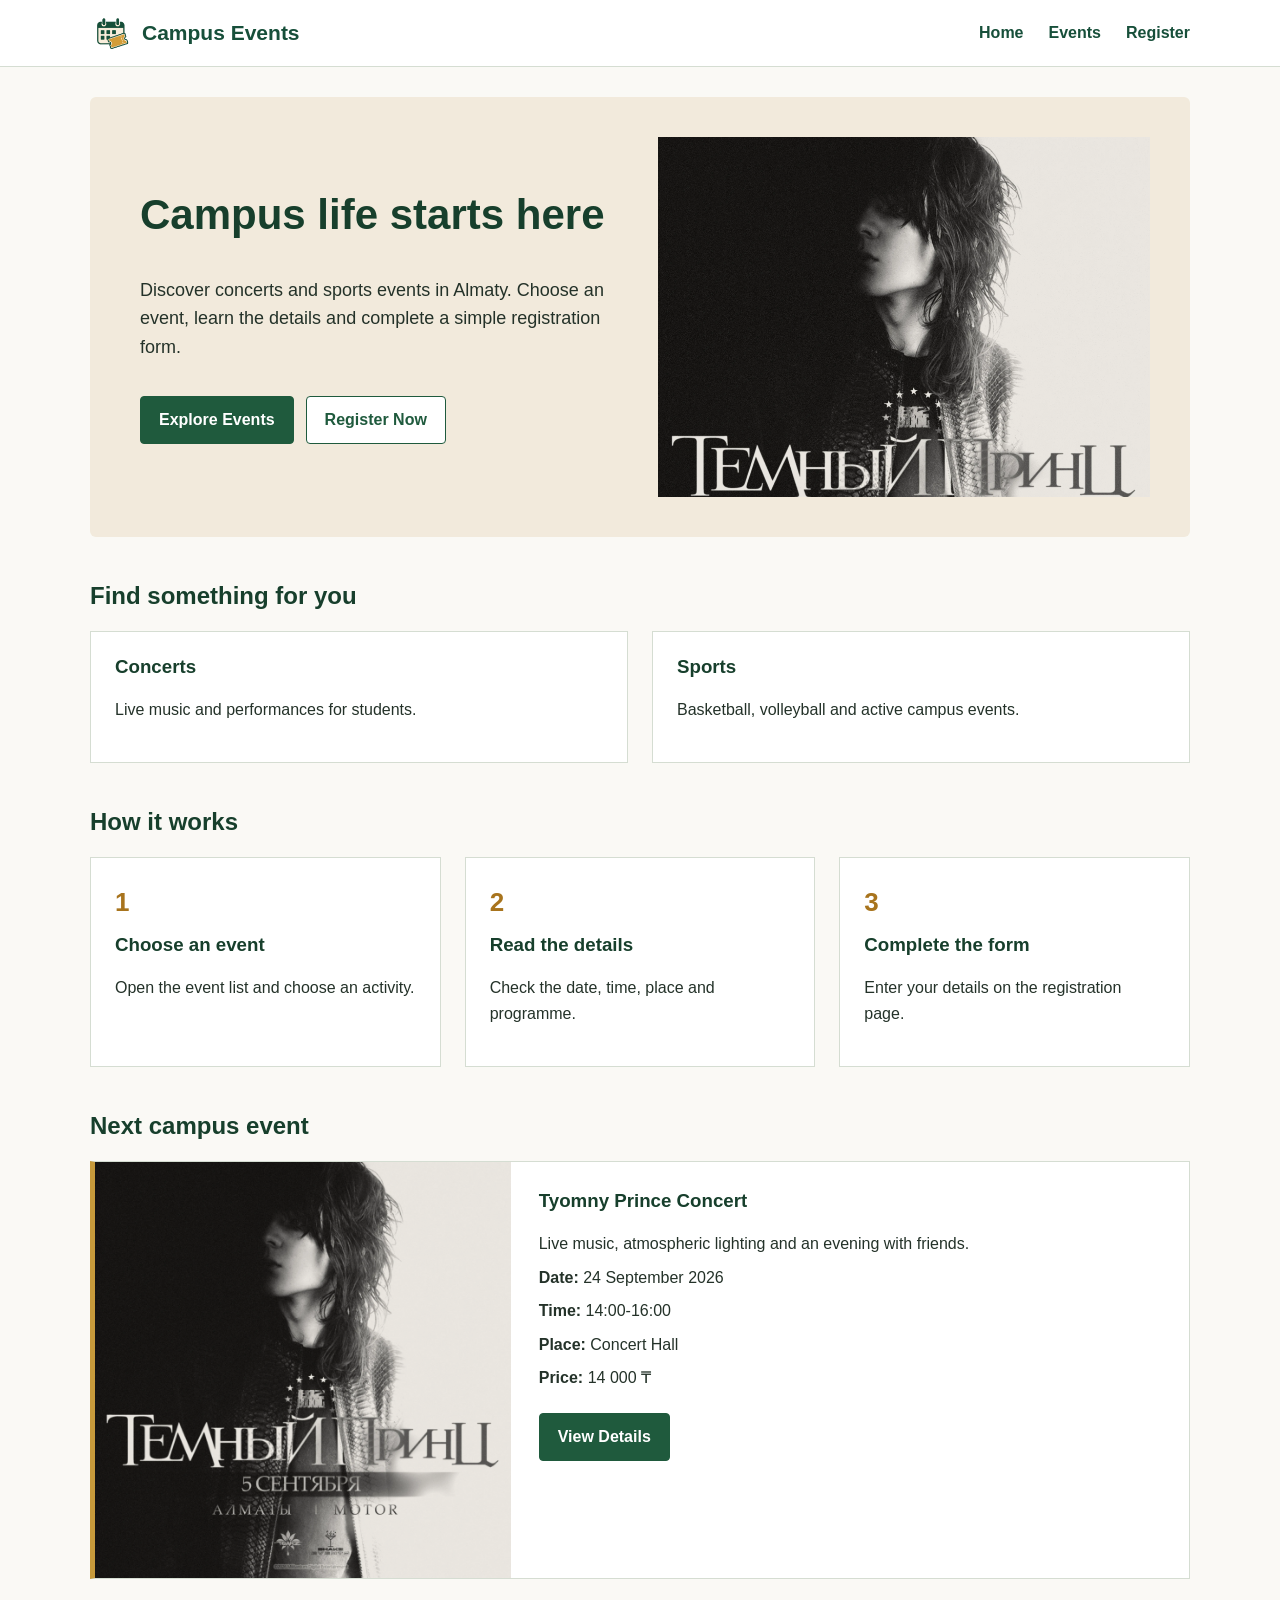
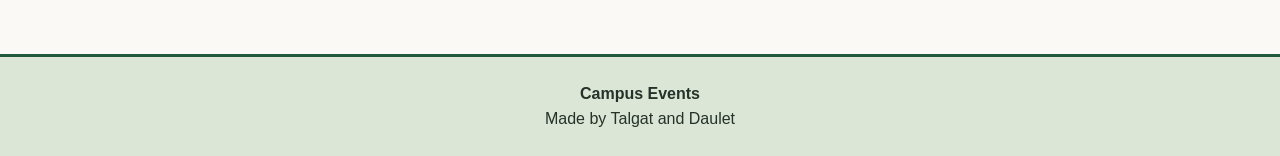
<file: index.html>
<!DOCTYPE html>
<html lang="en">
    <head>
        <meta charset="UTF-8">
        <meta name="viewport" content="width=device-width, initial-scale=1.0">
        <title>Campus Events | Home</title>
        <link rel="icon" type="image/png" href="assets/images/logo.png">
        <link rel="stylesheet" href="css/style.css">
    </head>

    <body class="home-page">
        <!-- Task 1 -->
        <header>
            <div class="header-content">
                <a class="site-logo" href="index.html">
                    <img class="logo-icon" src="assets/images/logo.png" alt="Campus Events logo">
                    <span>Campus Events</span>
                </a>

                <nav class="main-nav">
                    <a href="index.html">Home</a>
                    <a href="events.html">Events</a>
                    <a href="register.html">Register</a>
                </nav>
            </div>
        </header>

        <main class="page-main">
            <section class="hero home-hero">
                <div class="hero-text">
                    <h1>Campus life starts here</h1>

                    <p>Discover concerts and sports events in Almaty. Choose an event, learn the details and complete a simple registration form.</p>
                    <div class="hero-buttons">
                        <a class="event-button" href="events.html">Explore Events</a>
                        <a class="secondary-button" href="register.html">Register Now</a>
                    </div>
                </div>
                <img class="hero-image" src="assets/images/tyomny-prince.webp" alt="Tyomny Prince concert poster">
            </section>

            <section>
                <h2>Find something for you</h2>
                <!-- Task 1 -->
                <div class="category-list">
                    <article class="category-card">
                        <h3>Concerts</h3>

                        <p>Live music and performances for students.</p>
                    </article>
                    <article class="category-card">
                        <h3>Sports</h3>

                        <p>Basketball, volleyball and active campus events.</p>
                    </article>
                </div>
            </section>

            <section>
                <h2>How it works</h2>
                <!-- Task 1 -->
                <div class="steps">
                    <article class="step">
                        <span class="step-number">1</span>
                        <h3>Choose an event</h3>

                        <p>Open the event list and choose an activity.</p>
                    </article>
                    <article class="step">
                        <span class="step-number">2</span>
                        <h3>Read the details</h3>

                        <p>Check the date, time, place and programme.</p>
                    </article>
                    <article class="step">
                        <span class="step-number">3</span>
                        <h3>Complete the form</h3>

                        <p>Enter your details on the registration page.</p>
                    </article>
                </div>
            </section>

            <section>
                <h2>Next campus event</h2>
                <article class="featured-event">
                    <img src="assets/images/tyomny-prince.webp" alt="Tyomny Prince concert poster">
                    <div class="featured-text">
                        <h3>Tyomny Prince Concert</h3>

                        <p>Live music, atmospheric lighting and an evening with friends.</p>

                        <p><strong>Date:</strong> 24 September 2026</p>
                        <p><strong>Time:</strong> 14:00-16:00</p>
                        <p><strong>Place:</strong> Concert Hall</p>
                        <p><strong>Price:</strong> 14 000 ₸</p>

                        <a class="event-button" href="event-details.html#tyomny-prince-concert">View Details</a>
                    </div>
                </article>
            </section>
        </main>

        <footer>
            <p><strong>Campus Events</strong></p>
            <p>Made by Talgat and Daulet</p>
        </footer>
    </body>
</html>
</file>
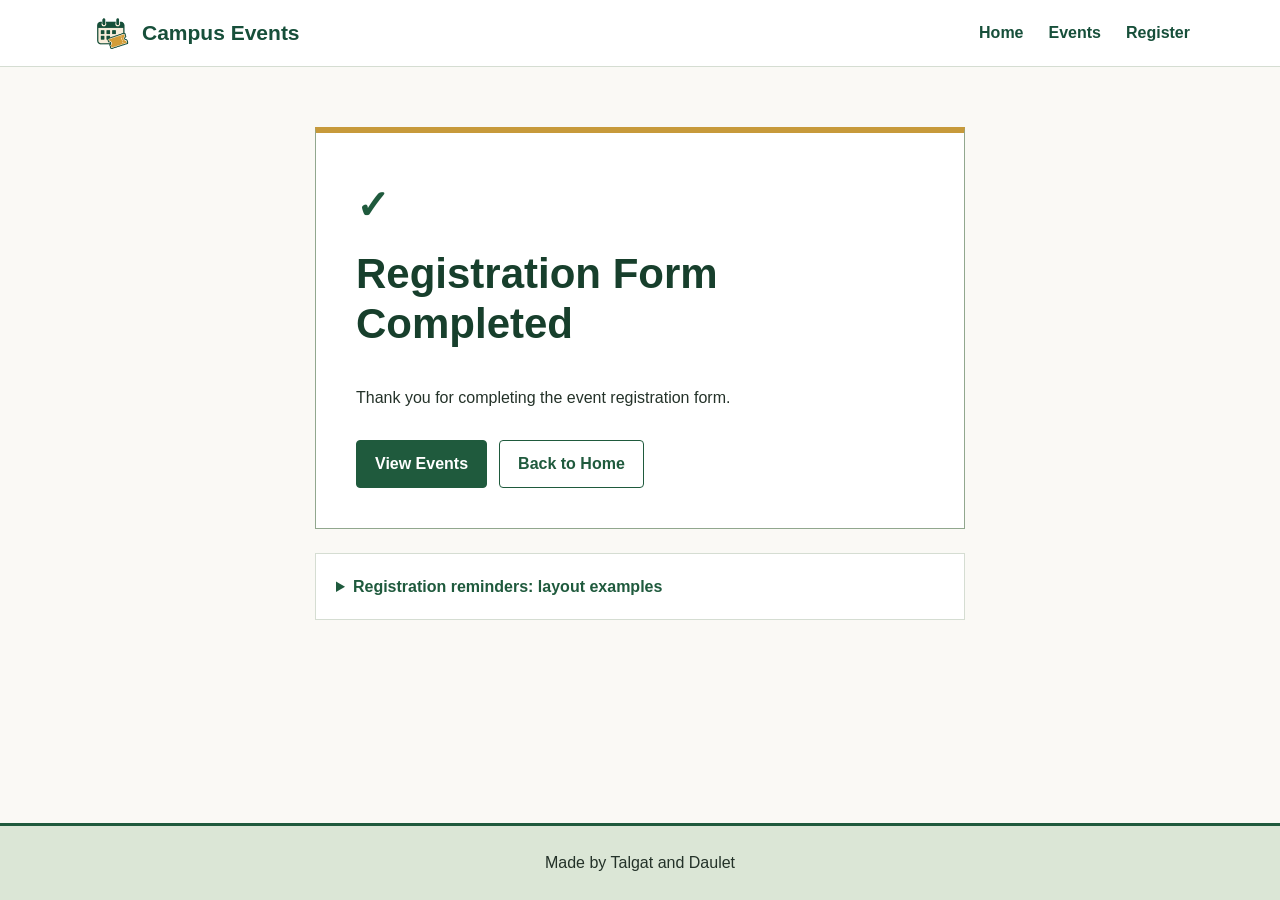
<file: confirmation.html>
<!DOCTYPE html>
<html lang="en">
    <head>
        <meta charset="UTF-8">
        <meta name="viewport" content="width=device-width, initial-scale=1.0">
        <title>Campus Events | Confirmation</title>
        <link rel="icon" type="image/png" href="assets/images/logo.png">
        <link rel="stylesheet" href="css/style.css">
    </head>

    <body>
        <header>
            <div class="header-content">
                <a class="site-logo" href="index.html">
                    <img class="logo-icon" src="assets/images/logo.png" alt="Campus Events logo">
                    <span>Campus Events</span>
                </a>

                <nav class="main-nav">
                    <a href="index.html">Home</a>
                    <a href="events.html">Events</a>
                    <a href="register.html">Register</a>
                </nav>
            </div>
        </header>

        <main class="confirmation-main">
            <section class="confirmation-card">
                <p class="confirmation-mark">✓</p>
                <h1>Registration Form Completed</h1>

                <p>Thank you for completing the event registration form.</p>

                <div class="confirmation-buttons">
                    <a class="event-button" href="events.html">View Events</a>
                    <a class="secondary-button" href="index.html">Back to Home</a>
                </div>
            </section>

            <details class="layout-examples">
                <summary>Registration reminders: layout examples</summary>

                <!-- Task 2 -->
                <section>
                    <h2>Two reminder cards</h2>
                    <h3>Fixed width</h3>
                    <div class="width-viewport" tabindex="0" aria-label="Fixed-width reminder card">
                        <article class="reminder-card fixed-width">
                            <h4>Before the event</h4>

                            <p>Check the date and time. Bring your student ID and arrive 15 minutes early.</p>
                        </article>
                    </div>

                    <h3>Flexible width</h3>
                    <div class="width-viewport" tabindex="0" aria-label="Flexible reminder card">
                        <article class="reminder-card flexible-width">
                            <h4>Before the event</h4>

                            <p>Check the date and time. Bring your student ID and arrive 15 minutes early.</p>
                        </article>
                    </div>
                </section>

                <!-- Task 3 -->
                <section>
                    <h2>Arrange the reminders</h2>
                    <h3>A reminder on its own line</h3>

                    <p>Before</p>
                    <div class="display-box">
                        Remember:
                        <span class="display-sample">Bring your student ID.</span>
                        See you there!
                    </div>
                    <p>After</p>
                    <div class="display-box">
                        Remember:
                        <span class="display-sample display-block">Bring your student ID.</span>
                        See you there!
                    </div>

                    <h3>A reminder in the same line</h3>

                    <p>Before</p>
                    <div class="display-box">
                        Remember:
                        <p class="display-sample">Arrive 15 minutes early.</p>
                        See you there!
                    </div>
                    <p>After</p>
                    <div class="display-box">
                        Remember:
                        <p class="display-sample display-inline">Arrive 15 minutes early.</p>
                        See you there!
                    </div>

                    <h3>Hide completed reminders</h3>

                    <p>Before</p>
                    <div class="display-box">
                        Ready:
                        <span class="display-sample">Student ID packed.</span>
                        <p class="display-sample">Event time checked.</p>
                        Enjoy the event!
                    </div>
                    <p>After</p>
                    <div class="display-box">
                        Ready:
                        <span class="display-sample display-none">Student ID packed.</span>
                        <p class="display-sample display-none">Event time checked.</p>
                        Enjoy the event!
                    </div>
                </section>
            </details>
        </main>

        <footer>
            <p>Made by Talgat and Daulet</p>
        </footer>
    </body>
</html>
</file>
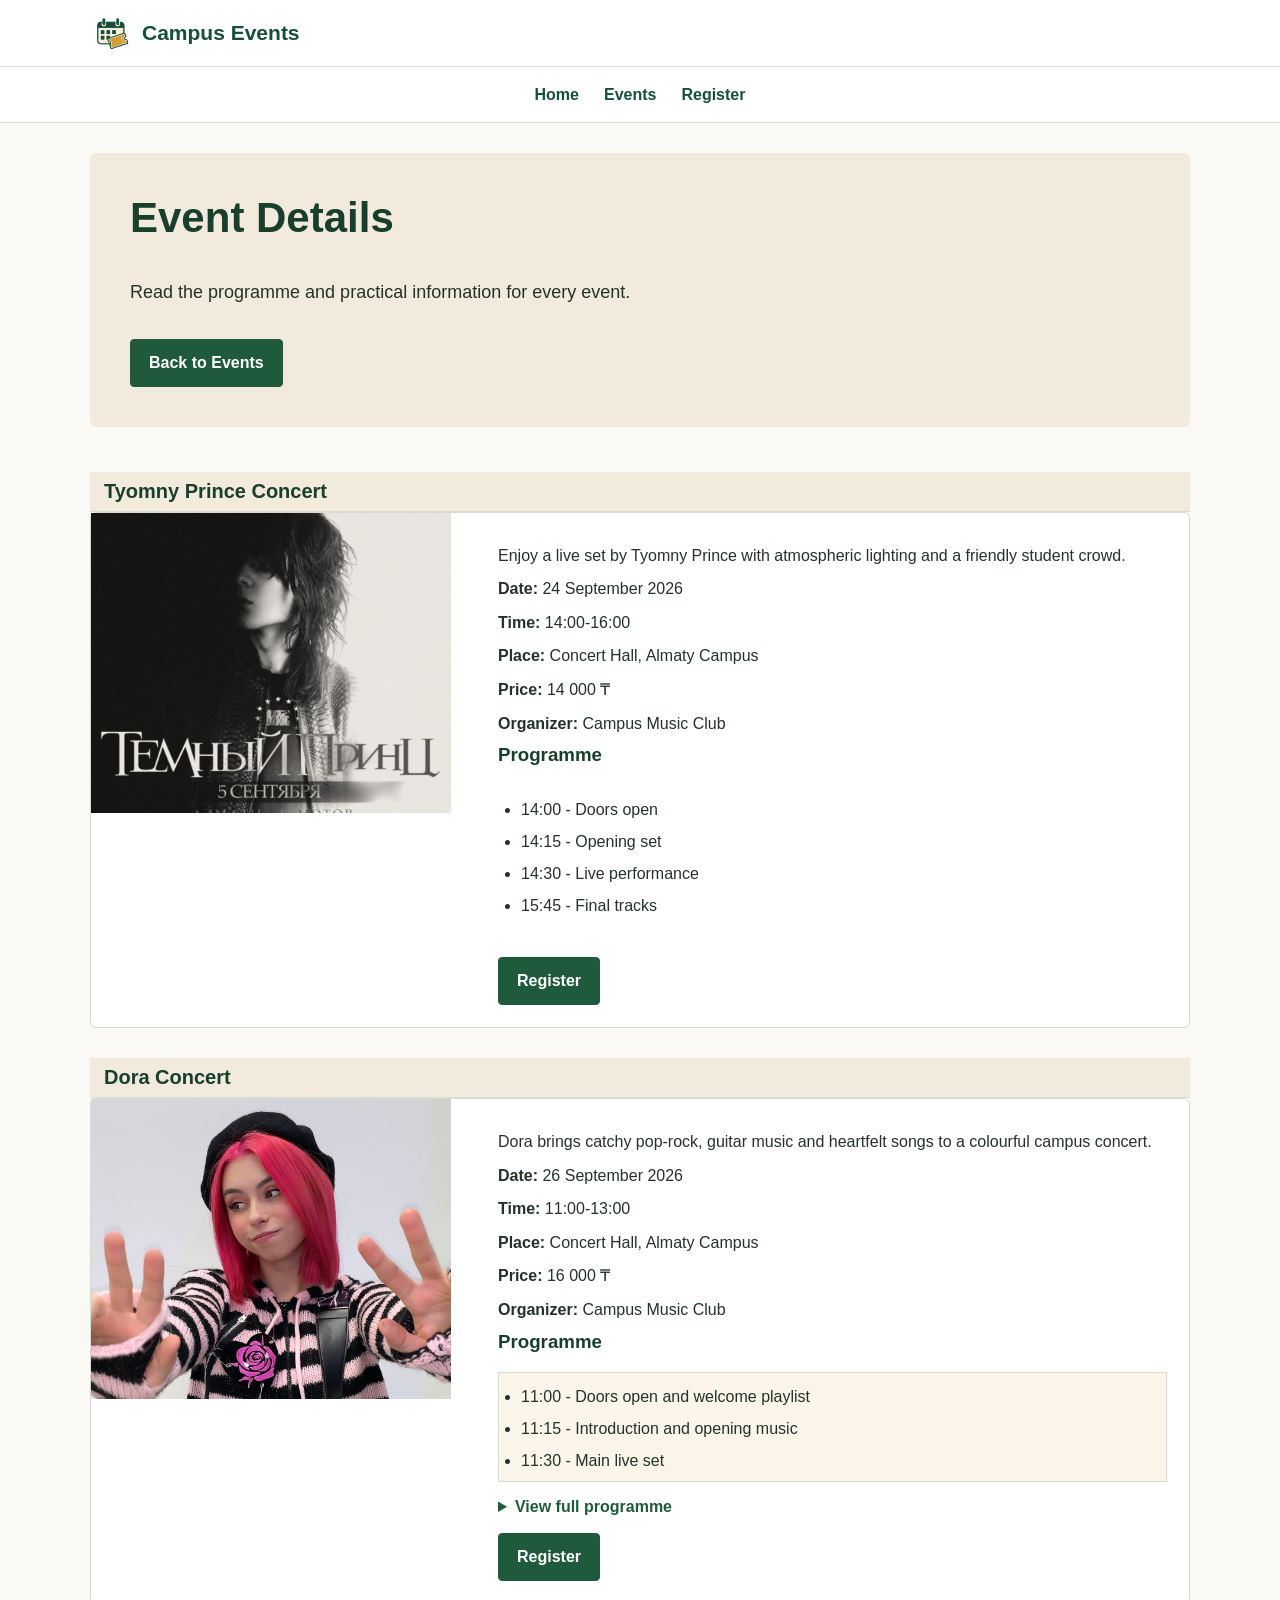
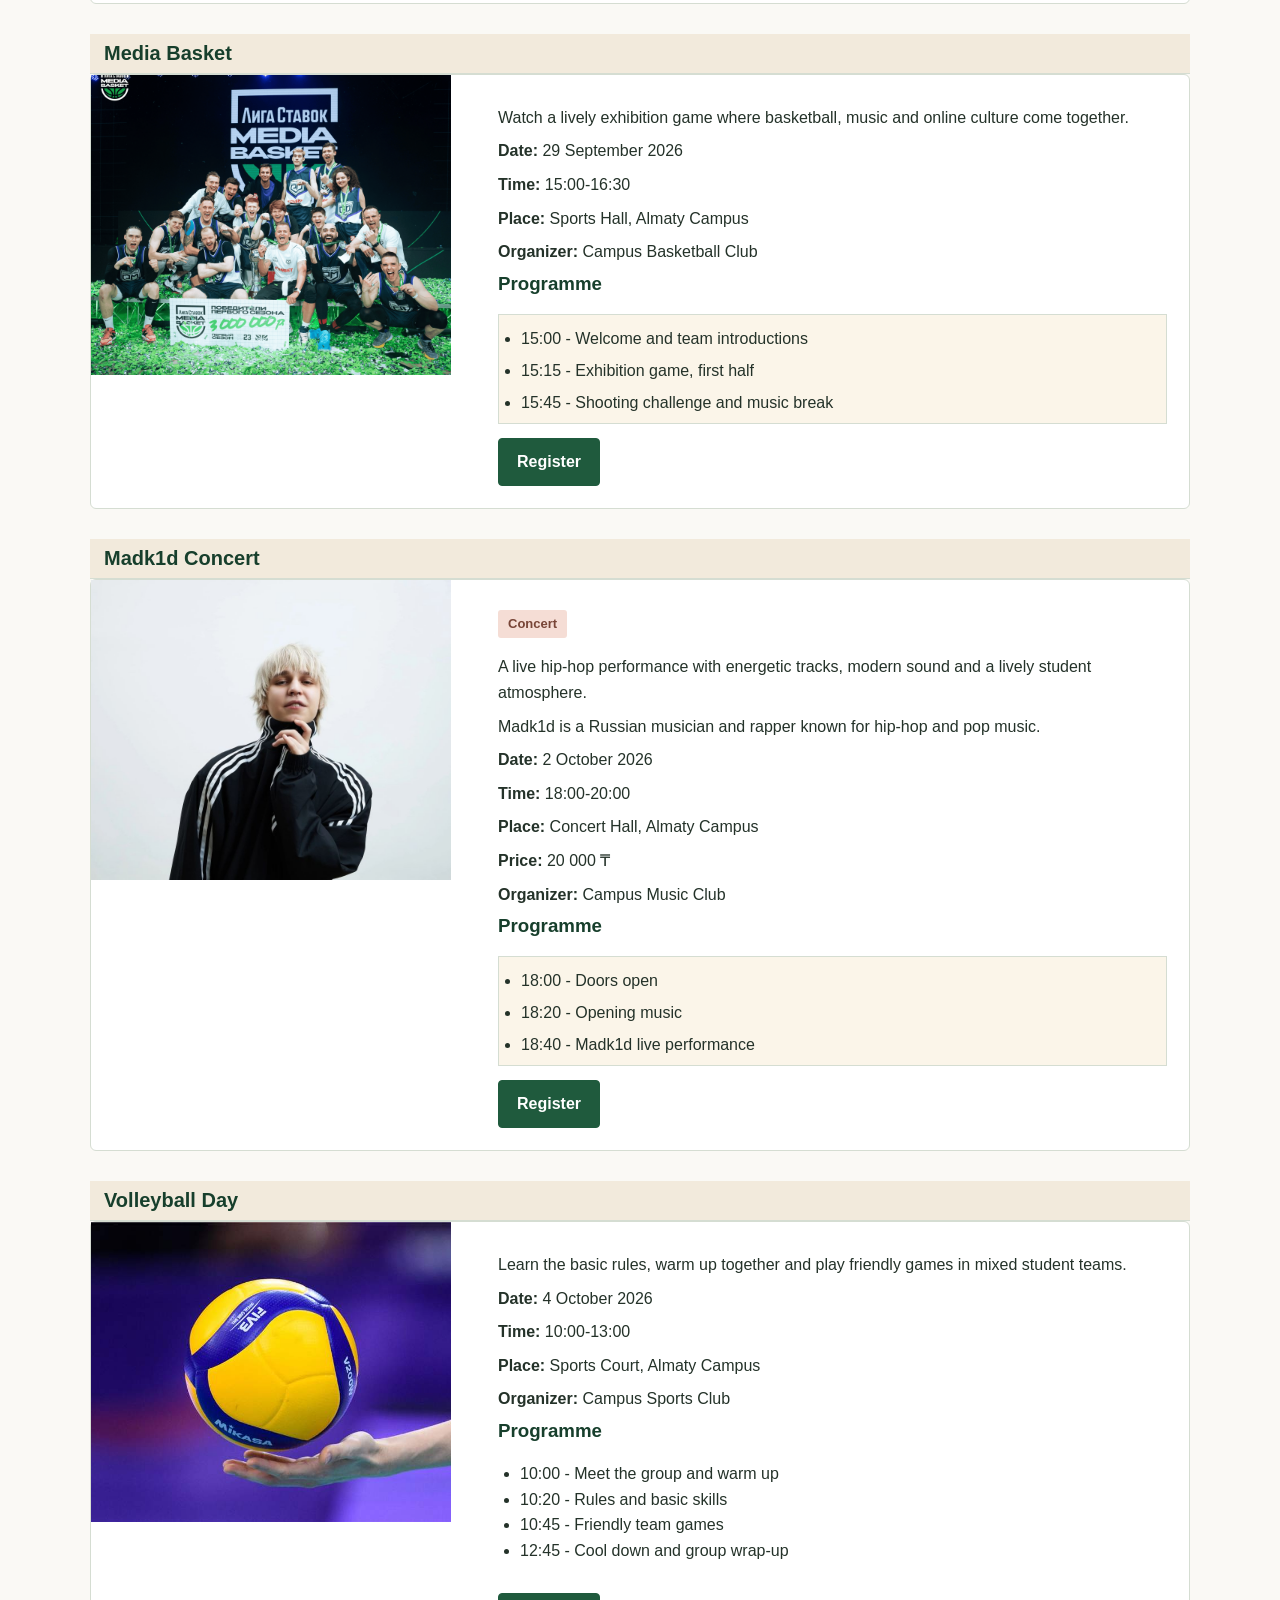
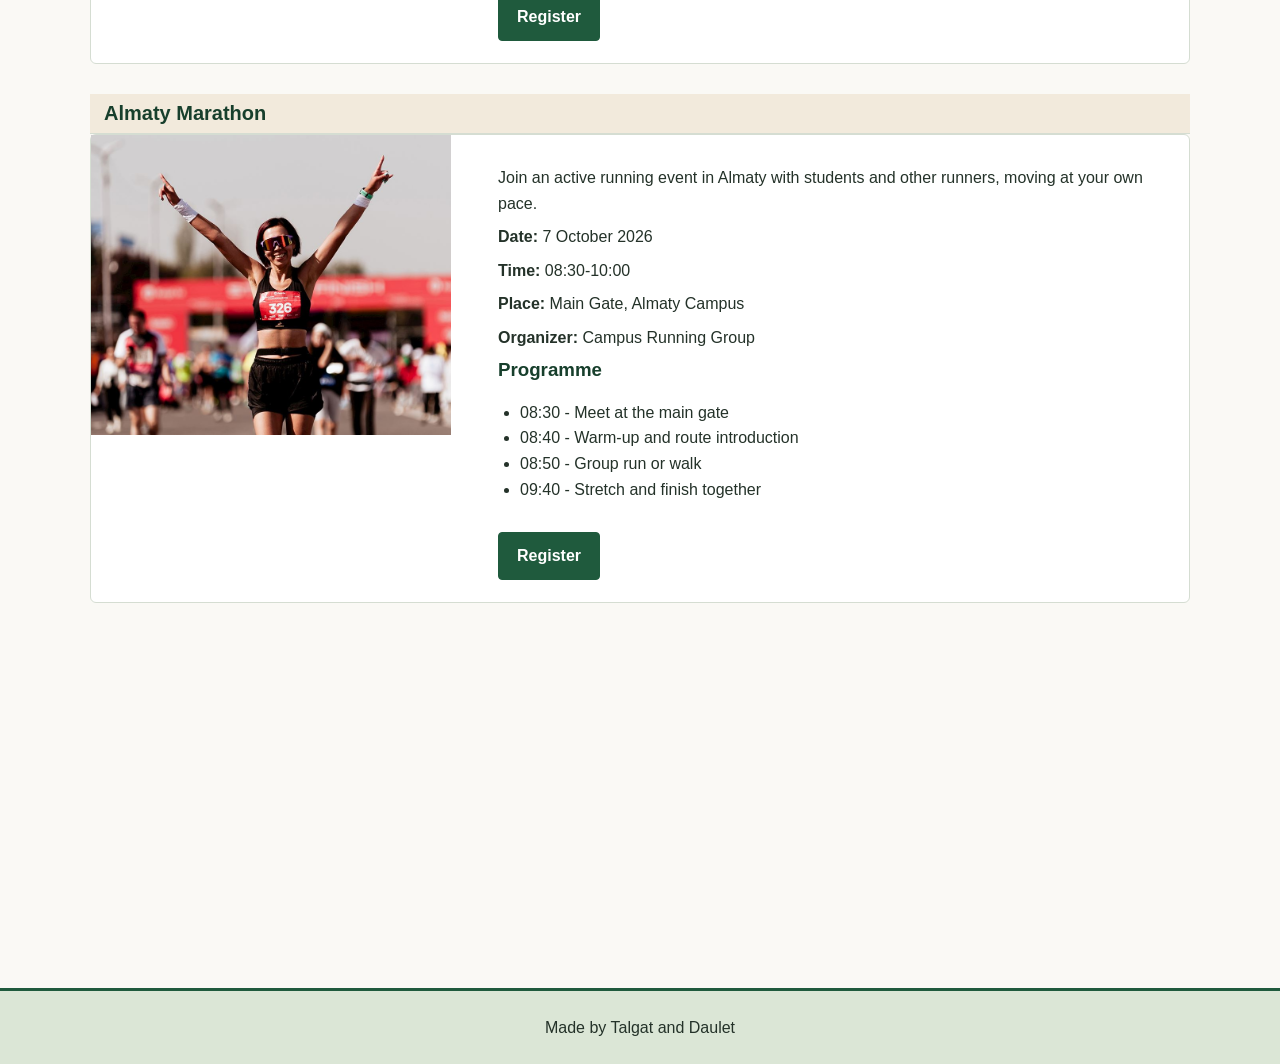
<file: event-details.html>
<!DOCTYPE html>
<html lang="en">
    <head>
        <meta charset="UTF-8">
        <meta name="viewport" content="width=device-width, initial-scale=1.0">
        <title>Campus Events | Event Details</title>
        <link rel="icon" type="image/png" href="assets/images/logo.png">
        <link rel="stylesheet" href="css/style.css">
    </head>

    <body class="sticky-page">
        <header>
            <div class="header-content">
                <a class="site-logo" href="index.html">
                    <img class="logo-icon" src="assets/images/logo.png" alt="Campus Events logo">
                    <span>Campus Events</span>
                </a>
            </div>
        </header>

        <!-- Task 7 -->
        <nav class="main-nav">
            <a href="index.html">Home</a>
            <a href="events.html">Events</a>
            <a href="register.html">Register</a>
        </nav>

        <main class="page-main">
            <section class="hero">
                <h1>Event Details</h1>

                <p>Read the programme and practical information for every event.</p>

                <a class="event-button" href="events.html">Back to Events</a>
            </section>

            <!-- Task 7 -->
            <section class="sticky-events" aria-label="Event programmes">
                <h2 class="sticky-title sticky-title-1" id="tyomny-prince-concert">Tyomny Prince Concert</h2>
                <section class="event-details" aria-labelledby="tyomny-prince-concert">
                    <img class="detail-image" src="assets/images/tyomny-prince.webp" alt="Black-and-white concert poster of Tyomny Prince">
                    <div class="event-info">
                        <p>Enjoy a live set by Tyomny Prince with atmospheric lighting and a friendly student crowd.</p>

                        <p><strong>Date:</strong> 24 September 2026</p>
                        <p><strong>Time:</strong> 14:00-16:00</p>
                        <p><strong>Place:</strong> Concert Hall, Almaty Campus</p>
                        <p><strong>Price:</strong> 14 000 ₸</p>
                        <p><strong>Organizer:</strong> Campus Music Club</p>

                        <h3>Programme</h3>
                        <!-- Task 4 -->
                        <ul class="programme programme-visible">
                            <li>14:00 - Doors open</li>
                            <li>14:15 - Opening set</li>
                            <li>14:30 - Live performance</li>
                            <li>15:45 - Final tracks</li>
                        </ul>

                        <a class="event-button" href="register.html">Register</a>
                    </div>
                </section>

                <h2 class="sticky-title sticky-title-2" id="dora-concert">Dora Concert</h2>
                <section class="event-details" aria-labelledby="dora-concert">
                    <img class="detail-image image-dora" src="assets/images/dora.jpg" alt="Dora with pink hair holding a guitar">
                    <div class="event-info">
                        <p>Dora brings catchy pop-rock, guitar music and heartfelt songs to a colourful campus concert.</p>

                        <p><strong>Date:</strong> 26 September 2026</p>
                        <p><strong>Time:</strong> 11:00-13:00</p>
                        <p><strong>Place:</strong> Concert Hall, Almaty Campus</p>
                        <p><strong>Price:</strong> 16 000 ₸</p>
                        <p><strong>Organizer:</strong> Campus Music Club</p>

                        <h3>Programme</h3>
                        <!-- Task 4 -->
                        <ul class="programme programme-hidden" aria-hidden="true">
                            <li>11:00 - Doors open and welcome playlist</li>
                            <li>11:15 - Introduction and opening music</li>
                            <li>11:30 - Main live set</li>
                            <li>12:40 - Final songs and closing</li>
                        </ul>
                        <details class="full-programme">
                            <summary>View full programme</summary>
                            <ul>
                                <li>11:00 - Doors open and welcome playlist</li>
                                <li>11:15 - Introduction and opening music</li>
                                <li>11:30 - Main live set</li>
                                <li>12:40 - Final songs and closing</li>
                            </ul>
                        </details>

                        <a class="event-button" href="register.html">Register</a>
                    </div>
                </section>

                <h2 class="sticky-title sticky-title-3" id="media-basket">Media Basket</h2>
                <section class="event-details" aria-labelledby="media-basket">
                    <img class="detail-image image-basket" src="assets/images/media-basket.png" alt="Media Basket players celebrating with a trophy">
                    <div class="event-info">
                        <p>Watch a lively exhibition game where basketball, music and online culture come together.</p>

                        <p><strong>Date:</strong> 29 September 2026</p>
                        <p><strong>Time:</strong> 15:00-16:30</p>
                        <p><strong>Place:</strong> Sports Hall, Almaty Campus</p>
                        <p><strong>Organizer:</strong> Campus Basketball Club</p>

                        <h3>Programme</h3>
                        <!-- Task 4 -->
                        <ul class="programme programme-scroll" tabindex="0" aria-label="Media Basket programme">
                            <li>15:00 - Welcome and team introductions</li>
                            <li>15:15 - Exhibition game, first half</li>
                            <li>15:45 - Shooting challenge and music break</li>
                            <li>16:00 - Exhibition game, second half</li>
                            <li>16:25 - Final score and closing</li>
                        </ul>

                        <a class="event-button" href="register.html">Register</a>
                    </div>
                </section>

                <h2 class="sticky-title sticky-title-4" id="madk1d-concert">Madk1d Concert</h2>
                <section class="event-details" aria-labelledby="madk1d-concert">
                    <img class="detail-image" src="assets/images/madk1d.jpg" alt="Portrait of Madk1d">
                    <div class="event-info">
                        <p class="event-category concert-category">Concert</p>
                        <p>A live hip-hop performance with energetic tracks, modern sound and a lively student atmosphere.</p>
                        <p>Madk1d is a Russian musician and rapper known for hip-hop and pop music.</p>

                        <p><strong>Date:</strong> 2 October 2026</p>
                        <p><strong>Time:</strong> 18:00-20:00</p>
                        <p><strong>Place:</strong> Concert Hall, Almaty Campus</p>
                        <p><strong>Price:</strong> 20 000 ₸</p>
                        <p><strong>Organizer:</strong> Campus Music Club</p>

                        <h3>Programme</h3>
                        <!-- Task 4 -->
                        <ul class="programme programme-auto" tabindex="0" aria-label="Madk1d programme">
                            <li>18:00 - Doors open</li>
                            <li>18:20 - Opening music</li>
                            <li>18:40 - Madk1d live performance</li>
                            <li>20:00 - End of the concert</li>
                        </ul>

                        <a class="event-button" href="register.html">Register</a>
                    </div>
                </section>

                <h2 class="sticky-title sticky-title-5" id="volleyball-day">Volleyball Day</h2>
                <section class="event-details" aria-labelledby="volleyball-day">
                    <img class="detail-image" src="assets/images/volleyball-day.jpeg" alt="Yellow and blue volleyball above a player's hand">
                    <div class="event-info">
                        <p>Learn the basic rules, warm up together and play friendly games in mixed student teams.</p>

                        <p><strong>Date:</strong> 4 October 2026</p>
                        <p><strong>Time:</strong> 10:00-13:00</p>
                        <p><strong>Place:</strong> Sports Court, Almaty Campus</p>
                        <p><strong>Organizer:</strong> Campus Sports Club</p>

                        <h3>Programme</h3>
                        <ul>
                            <li>10:00 - Meet the group and warm up</li>
                            <li>10:20 - Rules and basic skills</li>
                            <li>10:45 - Friendly team games</li>
                            <li>12:45 - Cool down and group wrap-up</li>
                        </ul>

                        <a class="event-button" href="register.html">Register</a>
                    </div>
                </section>

                <h2 class="sticky-title sticky-title-6" id="almaty-marathon">Almaty Marathon</h2>
                <section class="event-details" aria-labelledby="almaty-marathon">
                    <img class="detail-image" src="assets/images/almaty-marathon.jpg" alt="Runner finishing the Almaty Marathon">
                    <div class="event-info">
                        <p>Join an active running event in Almaty with students and other runners, moving at your own pace.</p>

                        <p><strong>Date:</strong> 7 October 2026</p>
                        <p><strong>Time:</strong> 08:30-10:00</p>
                        <p><strong>Place:</strong> Main Gate, Almaty Campus</p>
                        <p><strong>Organizer:</strong> Campus Running Group</p>

                        <h3>Programme</h3>
                        <ul>
                            <li>08:30 - Meet at the main gate</li>
                            <li>08:40 - Warm-up and route introduction</li>
                            <li>08:50 - Group run or walk</li>
                            <li>09:40 - Stretch and finish together</li>
                        </ul>

                        <a class="event-button" href="register.html">Register</a>
                    </div>
                </section>
            </section>
        </main>

        <footer>
            <p>Made by Talgat and Daulet</p>
        </footer>
    </body>
</html>
</file>
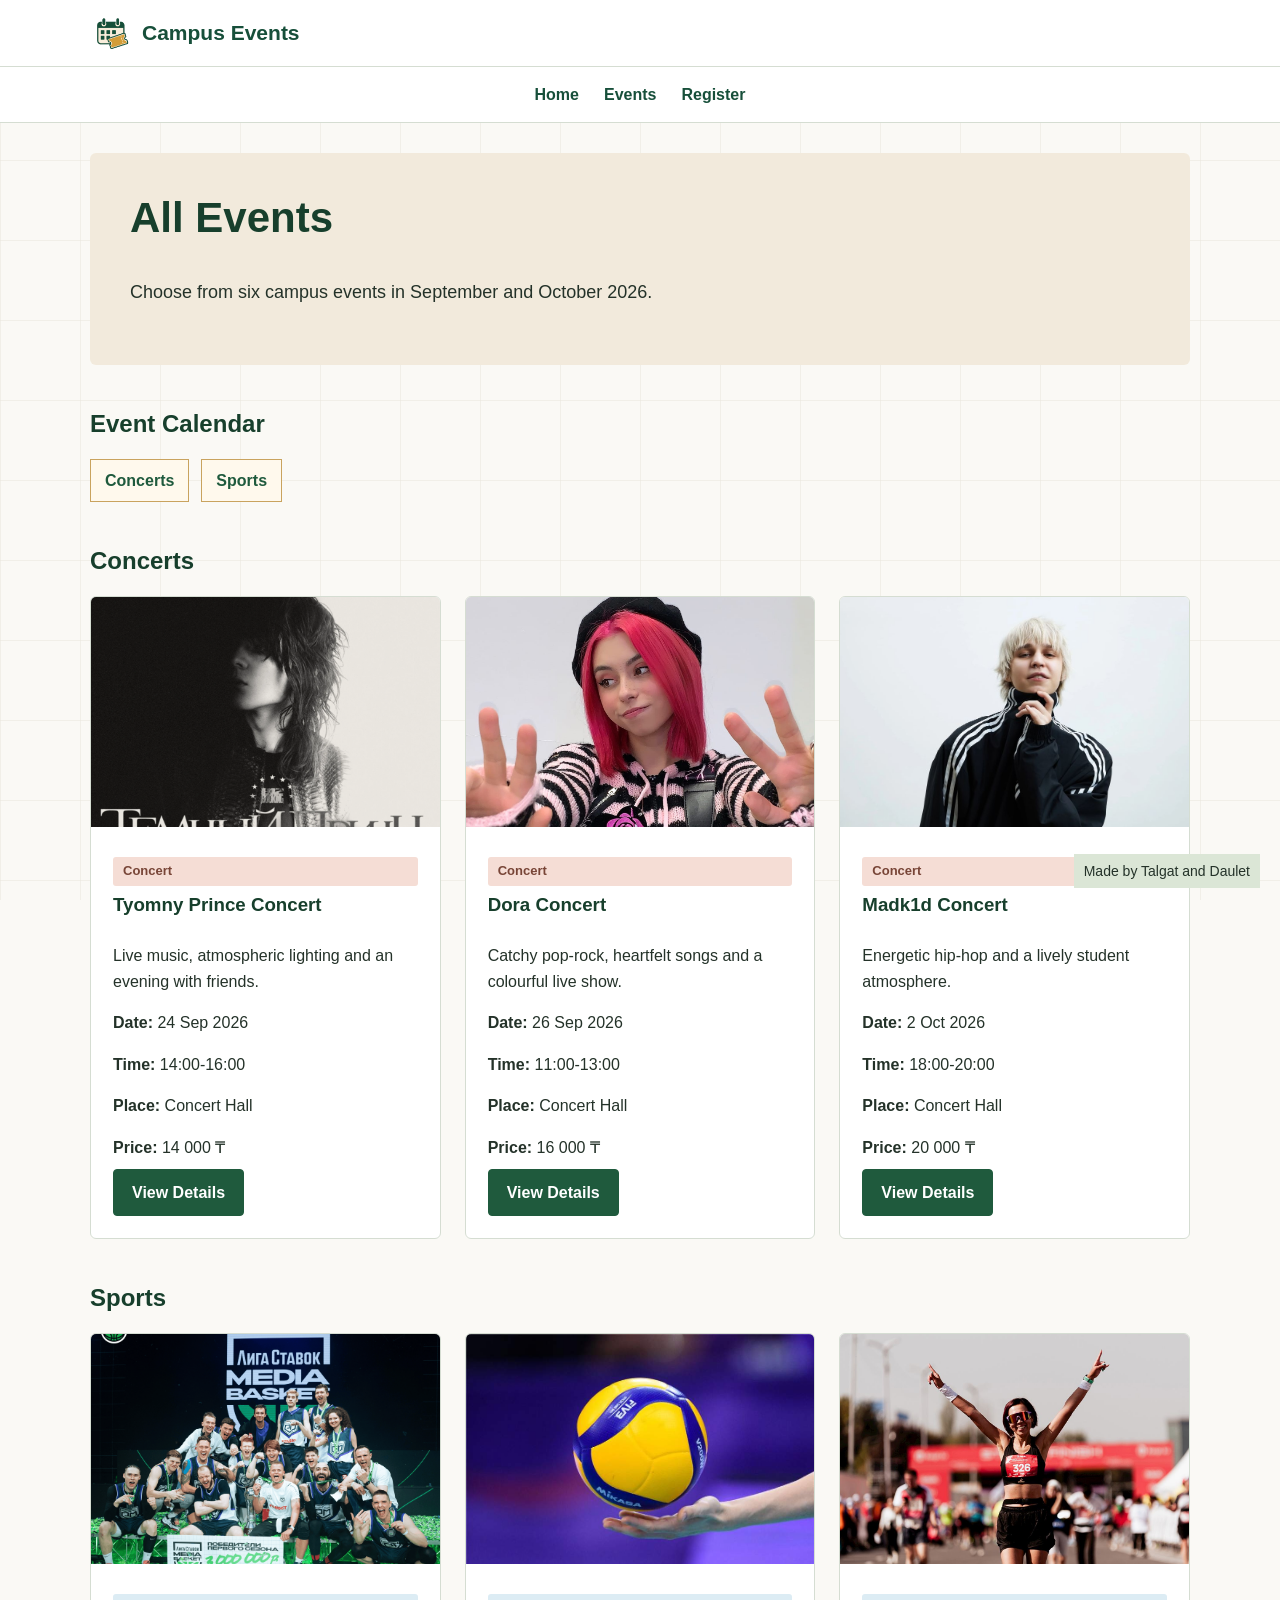
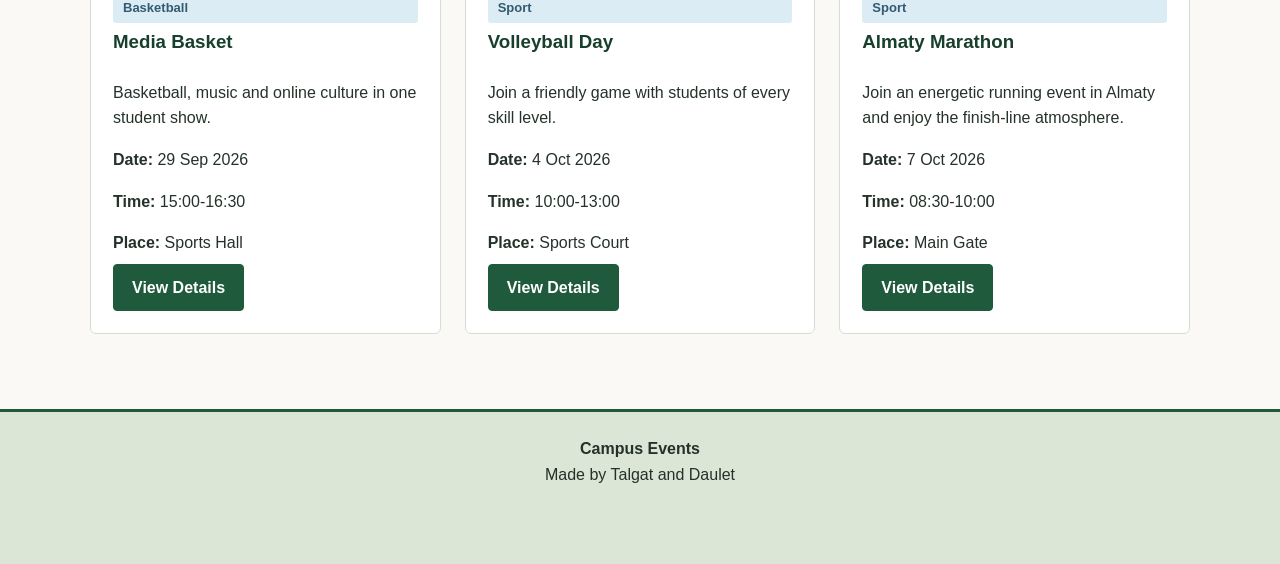
<file: events.html>
<!DOCTYPE html>
<html lang="en">
    <head>
        <meta charset="UTF-8">
        <meta name="viewport" content="width=device-width, initial-scale=1.0">
        <title>Campus Events | All Events</title>
        <link rel="icon" type="image/png" href="assets/images/logo.png">
        <link rel="stylesheet" href="css/style.css">
    </head>

    <body class="fixed-page">
        <!-- Task 8 -->
        <div class="background-layer" aria-hidden="true"></div>
        <!-- Task 6 -->
        <header>
            <div class="header-content">
                <a class="site-logo" href="index.html">
                    <img class="logo-icon" src="assets/images/logo.png" alt="Campus Events logo">
                    <span>Campus Events</span>
                </a>
            </div>
        </header>

        <!-- Task 6, Task 8 -->
        <nav class="main-nav">
            <a href="index.html">Home</a>
            <a href="events.html">Events</a>
            <a href="register.html">Register</a>
        </nav>

        <main class="page-main">
            <section class="hero">
                <h1>All Events</h1>

                <p>Choose from six campus events in September and October 2026.</p>
            </section>

            <section>
                <h2>Event Calendar</h2>
                <nav class="category-links">
                    <a href="#concerts">Concerts</a>
                    <a href="#sports">Sports</a>
                </nav>
            </section>

            <section id="concerts">
                <h2>Concerts</h2>
                <!-- Task 5 -->
                <div class="event-list">
                    <article class="event-card">
                        <img class="event-image" src="assets/images/tyomny-prince.webp" alt="Black-and-white concert poster of Tyomny Prince">
                        <div class="event-info">
                            <p class="event-category concert-category">Concert</p>
                            <h3>Tyomny Prince Concert</h3>

                            <p>Live music, atmospheric lighting and an evening with friends.</p>

                            <p><strong>Date:</strong> 24 Sep 2026</p>
                            <p><strong>Time:</strong> 14:00-16:00</p>
                            <p><strong>Place:</strong> Concert Hall</p>
                            <p><strong>Price:</strong> 14 000 ₸</p>

                            <a class="event-button" href="event-details.html#tyomny-prince-concert">View Details</a>
                        </div>
                    </article>

                    <article class="event-card">
                        <img class="event-image image-dora" src="assets/images/dora.jpg" alt="Dora with pink hair holding a guitar">
                        <div class="event-info">
                            <p class="event-category concert-category">Concert</p>
                            <h3>Dora Concert</h3>

                            <p>Catchy pop-rock, heartfelt songs and a colourful live show.</p>

                            <p><strong>Date:</strong> 26 Sep 2026</p>
                            <p><strong>Time:</strong> 11:00-13:00</p>
                            <p><strong>Place:</strong> Concert Hall</p>
                            <p><strong>Price:</strong> 16 000 ₸</p>

                            <a class="event-button" href="event-details.html#dora-concert">View Details</a>
                        </div>
                    </article>

                    <article class="event-card">
                        <img class="event-image image-madk1d" src="assets/images/madk1d.jpg" alt="Portrait of Madk1d">
                        <div class="event-info">
                            <p class="event-category concert-category">Concert</p>
                            <h3>Madk1d Concert</h3>

                            <p>Energetic hip-hop and a lively student atmosphere.</p>

                            <p><strong>Date:</strong> 2 Oct 2026</p>
                            <p><strong>Time:</strong> 18:00-20:00</p>
                            <p><strong>Place:</strong> Concert Hall</p>
                            <p><strong>Price:</strong> 20 000 ₸</p>

                            <a class="event-button" href="event-details.html#madk1d-concert">View Details</a>
                        </div>
                    </article>
                </div>
            </section>

            <section id="sports">
                <h2>Sports</h2>
                <div class="event-list">
                    <article class="event-card">
                        <img class="event-image image-basket" src="assets/images/media-basket.png" alt="Media Basket players celebrating with a trophy">
                        <div class="event-info">
                            <p class="event-category sport-category">Basketball</p>
                            <h3>Media Basket</h3>

                            <p>Basketball, music and online culture in one student show.</p>

                            <p><strong>Date:</strong> 29 Sep 2026</p>
                            <p><strong>Time:</strong> 15:00-16:30</p>
                            <p><strong>Place:</strong> Sports Hall</p>

                            <a class="event-button" href="event-details.html#media-basket">View Details</a>
                        </div>
                    </article>

                    <article class="event-card">
                        <img class="event-image" src="assets/images/volleyball-day.jpeg" alt="Yellow and blue volleyball above a player's hand">
                        <div class="event-info">
                            <p class="event-category sport-category">Sport</p>
                            <h3>Volleyball Day</h3>

                            <p>Join a friendly game with students of every skill level.</p>

                            <p><strong>Date:</strong> 4 Oct 2026</p>
                            <p><strong>Time:</strong> 10:00-13:00</p>
                            <p><strong>Place:</strong> Sports Court</p>

                            <a class="event-button" href="event-details.html#volleyball-day">View Details</a>
                        </div>
                    </article>

                    <article class="event-card">
                        <img class="event-image" src="assets/images/almaty-marathon.jpg" alt="Runner finishing the Almaty Marathon">
                        <div class="event-info">
                            <p class="event-category sport-category">Sport</p>
                            <h3>Almaty Marathon</h3>

                            <p>Join an energetic running event in Almaty and enjoy the finish-line atmosphere.</p>

                            <p><strong>Date:</strong> 7 Oct 2026</p>
                            <p><strong>Time:</strong> 08:30-10:00</p>
                            <p><strong>Place:</strong> Main Gate</p>

                            <a class="event-button" href="event-details.html#almaty-marathon">View Details</a>
                        </div>
                    </article>
                </div>
            </section>
        </main>

        <!-- Task 6 -->
        <p class="fixed-author">Made by Talgat and Daulet</p>

        <footer>
            <p><strong>Campus Events</strong></p>
            <p>Made by Talgat and Daulet</p>
        </footer>
    </body>
</html>
</file>
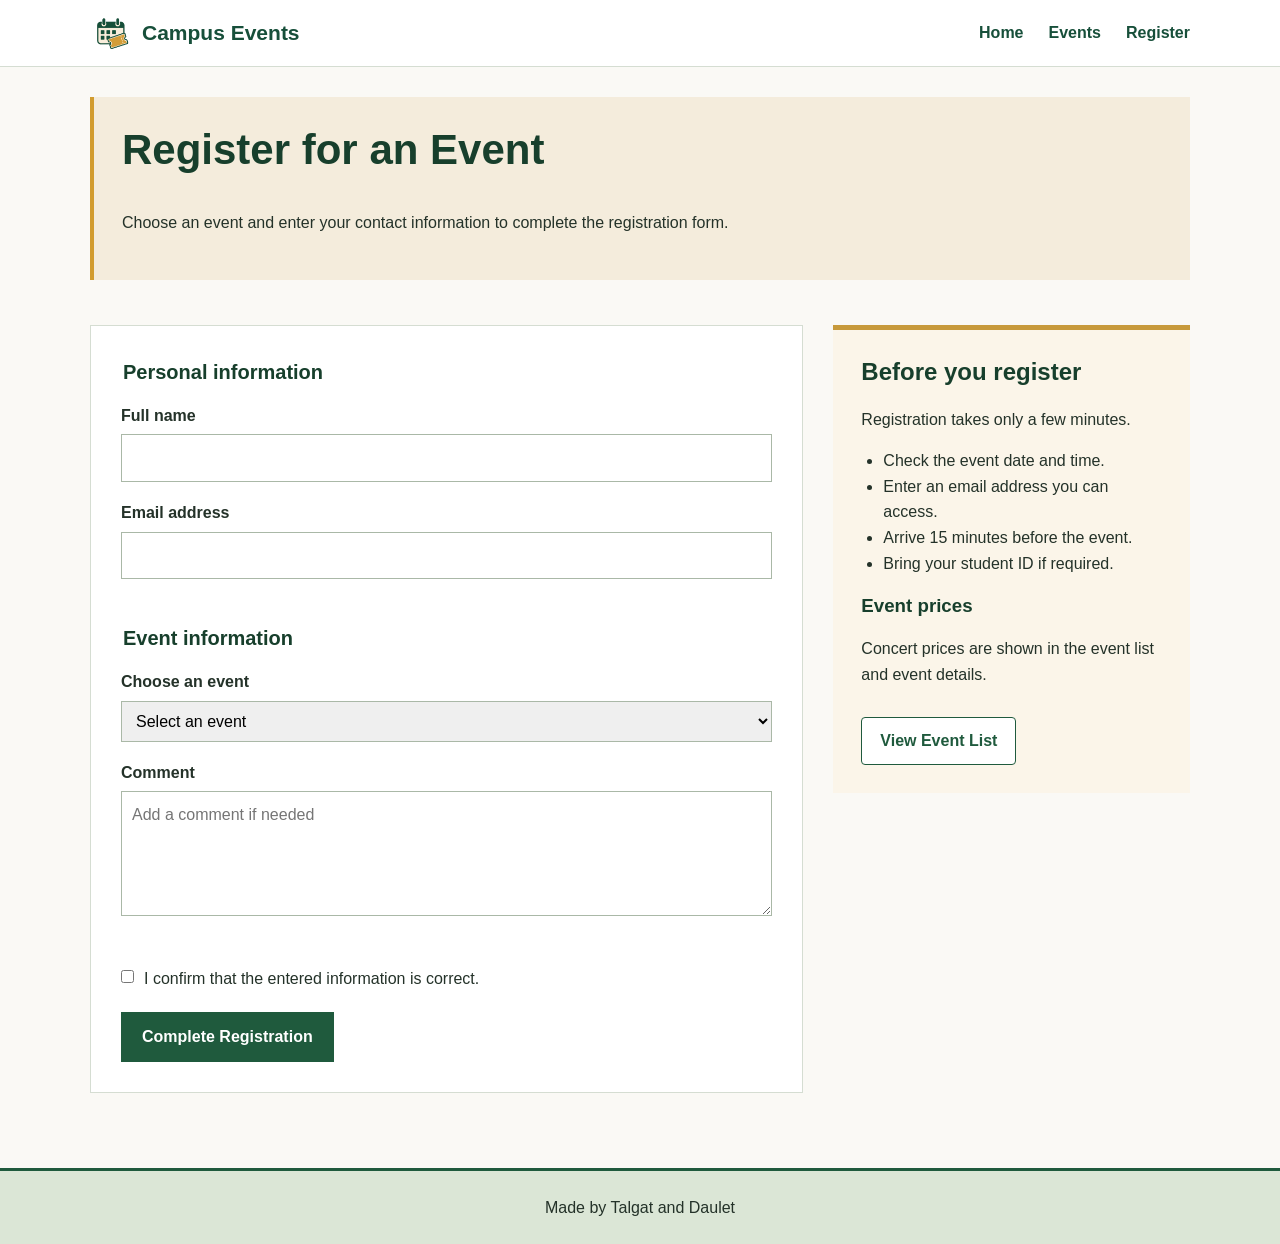
<file: register.html>
<!DOCTYPE html>
<html lang="en">
    <head>
        <meta charset="UTF-8">
        <meta name="viewport" content="width=device-width, initial-scale=1.0">
        <title>Campus Events | Register</title>
        <link rel="icon" type="image/png" href="assets/images/logo.png">
        <link rel="stylesheet" href="css/style.css">
    </head>

    <!-- Task 9 -->
    <body class="registration-page">
        <header>
            <!-- Task 9 -->
            <div class="header-content">
                <a class="site-logo" href="index.html">
                    <img class="logo-icon" src="assets/images/logo.png" alt="Campus Events logo">
                    <span>Campus Events</span>
                </a>

                <nav class="main-nav">
                    <a href="index.html">Home</a>
                    <a href="events.html">Events</a>
                    <a href="register.html">Register</a>
                </nav>
            </div>
        </header>

        <main class="page-main">
            <section class="registration-intro">
                <h1>Register for an Event</h1>

                <p>Choose an event and enter your contact information to complete the registration form.</p>
            </section>

            <!-- Task 9 -->
            <section class="registration-section">
                <form class="registration-form" action="confirmation.html" method="get">
                    <fieldset>
                        <legend>Personal information</legend>

                        <label for="full-name">Full name</label>
                        <input type="text" id="full-name" name="full-name" required>

                        <label for="email">Email address</label>
                        <input type="email" id="email" name="email" required>
                    </fieldset>

                    <fieldset>
                        <legend>Event information</legend>

                        <label for="event">Choose an event</label>
                        <select id="event" name="event" required>
                            <option value="">Select an event</option>
                            <option value="tyomny-prince">Tyomny Prince Concert</option>
                            <option value="dora">Dora Concert</option>
                            <option value="madk1d">Madk1d Concert</option>
                            <option value="media-basket">Media Basket</option>
                            <option value="volleyball-day">Volleyball Day</option>
                            <option value="almaty-marathon">Almaty Marathon</option>
                        </select>

                        <label for="comment">Comment</label>
                        <textarea id="comment" name="comment" rows="4" placeholder="Add a comment if needed"></textarea>
                    </fieldset>

                    <label class="agreement">
                        <input type="checkbox" name="agreement" required>
                        I confirm that the entered information is correct.
                    </label>

                    <button type="submit">Complete Registration</button>
                </form>

                <aside class="registration-info">
                    <h2>Before you register</h2>

                    <p>Registration takes only a few minutes.</p>
                    <ul>
                        <li>Check the event date and time.</li>
                        <li>Enter an email address you can access.</li>
                        <li>Arrive 15 minutes before the event.</li>
                        <li>Bring your student ID if required.</li>
                    </ul>
                    <h3>Event prices</h3>

                    <p>Concert prices are shown in the event list and event details.</p>
                    <a class="secondary-button" href="events.html">View Event List</a>
                </aside>
            </section>
        </main>

        <footer>
            <p>Made by Talgat and Daulet</p>
        </footer>
    </body>
</html>
</file>
<file: css/style.css>
/* Общие стили */
* { box-sizing: border-box; }

body {
    display: flex;
    flex-direction: column;
    min-height: 100vh;
    margin: 0;
    background: #faf9f5;
    color: #243229;
    font-family: Arial, sans-serif;
    line-height: 1.6;
}

h1, h2, h3 {
    color: #173f2c;
    line-height: 1.2;
}

h1 {
    font-size: 42px;
    margin-top: 0;
}

a { color: #1f5a3d; }

/* Шапка */
header {
    background: white;
    border-bottom: 1px solid #d5ddd2;
}

.header-content {
    display: flex;
    align-items: center;
    justify-content: space-between;
    width: calc(100% - 40px);
    max-width: 1100px;
    margin: 0 auto;
    padding: 12px 0;
}

.site-logo {
    display: flex;
    align-items: center;
    gap: 10px;
    color: #174f3a;
    font-size: 21px;
    font-weight: bold;
    text-decoration: none;
}

.logo-icon {
    width: 42px;
    height: 42px;
    object-fit: contain;
}

.main-nav {
    display: flex;
    gap: 25px;
}

.main-nav a {
    padding: 7px 0;
    color: #174f3a;
    font-weight: bold;
    text-decoration: none;
}

.main-nav a:hover { color: #a8741d; }

/* Основное содержимое */
.page-main {
    flex: 1;
    width: calc(100% - 40px);
    max-width: 1100px;
    margin: 0 auto;
    padding: 30px 0;
}

.page-main section { margin-bottom: 45px; }

.hero {
    padding: 40px;
    border-radius: 6px;
    background: #f2eadc;
}

.hero p {
    max-width: 650px;
    font-size: 18px;
}

.hero-image, .event-image {
    display: block;
    width: 100%;
}

.hero-image, .event-image, .featured-event img, .detail-image {
    object-fit: cover;
    object-position: center top;
}

/* Кнопки */
.event-button, .secondary-button {
    display: inline-block;
    margin-top: 14px;
    padding: 10px 18px;
    border: 1px solid #1f5a3d;
    border-radius: 4px;
    font: inherit;
    font-weight: bold;
    text-decoration: none;
    cursor: pointer;
}

.event-button {
    background: #1f5a3d;
    color: white;
}

.event-button:hover { background: #153f2b; }

.secondary-button {
    margin-left: 0;
    background: white;
}

/* Главная страница */
.home-hero {
    display: grid;
    grid-template-columns: 1fr 1fr;
    align-items: center;
    gap: 36px;
}

.hero-text { padding: 10px; }

.hero-buttons {
    display: flex;
    flex-wrap: wrap;
    gap: 12px;
    margin-top: 20px;
}

.hero-image { height: 360px; }

/* Task 1 */
.home-page .header-content { display: block; }

.home-page .site-logo {
    float: left;
    width: 55%;
}

.home-page .main-nav {
    float: right;
    justify-content: flex-end;
    width: 45%;
    padding-top: 1px;
}

.home-page .header-content::after, .category-list::after, .steps::after {
    display: block;
    clear: both;
    content: "";
}

.category-card {
    float: left;
    width: calc(50% - 12px);
    margin-right: 24px;
}

.step {
    float: left;
    width: calc((100% - 48px) / 3);
    min-height: 210px;
    margin-right: 24px;
}

.category-card:last-child, .step:last-child { margin-right: 0; }

.category-card, .step {
    padding: 24px;
    border: 1px solid #d5ddd2;
    background: white;
}

.category-card h3, .step h3, .featured-text h3, .event-info h3 { margin-top: 0; }

.step-number {
    display: block;
    margin-bottom: 10px;
    color: #a8741d;
    font-size: 26px;
    font-weight: bold;
}

.featured-event {
    display: flex;
    overflow: hidden;
    border: 1px solid #d5ddd2;
    border-left: 5px solid #c79a3b;
    background: white;
}

.featured-event img { width: 38%; }

.featured-text {
    flex: 1;
    padding: 28px;
}

.featured-text p, .event-info p { margin: 8px 0; }

/* Список мероприятий */
.category-links {
    display: flex;
    flex-wrap: wrap;
    gap: 12px;
    margin: 0;
}

.category-links a {
    padding: 8px 14px;
    border: 1px solid #c9a35e;
    background: #fff9ed;
    font-weight: bold;
    text-decoration: none;
}

.event-list {
    display: grid;
    gap: 24px;
}

.event-card {
    display: flex;
    flex-direction: column;
    overflow: hidden;
    border: 1px solid #d5ddd2;
    border-radius: 6px;
    background: white;
}

.event-image { height: 230px; }

.image-dora { object-position: center 30%; }
.image-basket { object-position: center 25%; }
.image-madk1d { object-position: center 35%; }

.event-info { padding: 22px; }

/* Task 5 */
.event-card .event-info {
    position: relative;
    display: flex;
    flex: 1;
    flex-direction: column;
    padding-top: 66.8px;
}

.event-card .event-category {
    position: absolute;
    top: 30px;
    right: 22px;
    left: 22px;
    margin: 0;
}

.event-card .event-button {
    align-self: flex-start;
    margin-top: auto;
}

.event-category {
    display: inline-block;
    margin: 0 0 10px;
    padding: 4px 10px;
    border-radius: 3px;
    font-size: 13px;
    font-weight: bold;
}

.concert-category {
    background: #f5ddd5;
    color: #784537;
}

.sport-category {
    background: #dcecf4;
    color: #315c70;
}

/* Task 6 */
.fixed-page { padding-top: 123px; }

.fixed-page header {
    position: fixed;
    top: 0;
    left: 0;
    z-index: 3;
    width: 100%;
    height: 67px;
}

.fixed-page .main-nav {
    position: fixed;
    top: 67px;
    left: 0;
    z-index: 3;
    justify-content: center;
    align-items: center;
    width: 100%;
    height: 56px;
    background: white;
    border-bottom: 1px solid #d5ddd2;
}

.fixed-author {
    position: fixed;
    right: 20px;
    bottom: 12px;
    z-index: 2;
    margin: 0;
    padding: 6px 10px;
    background: #dbe6d6;
    font-size: 14px;
}

.fixed-page .event-button, .fixed-page section {
    scroll-margin-top: 140px;
    scroll-margin-bottom: 70px;
}

.fixed-page footer { padding-bottom: 76px; }

/* Task 8 */
.background-layer {
    position: fixed;
    top: 0;
    right: 0;
    bottom: 0;
    left: 0;
    z-index: 0;
    background-image: url("../assets/images/page-background.svg");
    background-size: 80px 80px;
    background-repeat: repeat;
}

.fixed-page .page-main, .fixed-page footer {
    position: relative;
    z-index: 1;
}

/* Подробности мероприятий */
.event-details {
    display: flex;
    gap: 25px;
    border: 1px solid #d5ddd2;
    border-radius: 6px;
    background: white;
}

.event-details .event-info { flex: 1; }

.detail-image {
    width: 360px;
    height: 300px;
}

.event-details ul { padding-left: 22px; }

/* Task 4 */
.programme {
    height: 110px;
    margin: 0;
    padding: 12px;
    border: 1px solid #d5ddd2;
    background: #fbf5e9;
    line-height: 24px;
}

.programme li { margin-bottom: 8px; }

.programme-visible {
    overflow: visible;
    margin-bottom: 48px;
    border-color: transparent;
    background: transparent;
}

.programme-hidden { overflow: hidden; }
.programme-scroll { overflow: scroll; }
.programme-auto { overflow: auto; }

.full-programme { margin-top: 12px; }

.full-programme summary, .layout-examples summary {
    color: #1f5a3d;
    font-weight: bold;
    cursor: pointer;
}

/* Task 7 */
.sticky-page .main-nav {
    position: sticky;
    top: 0;
    z-index: 2;
    flex-shrink: 0;
    justify-content: center;
    align-items: center;
    height: 56px;
    background: white;
    border-bottom: 1px solid #d5ddd2;
}

.sticky-events { padding-bottom: 280px; }

.sticky-events .event-details { margin-bottom: 30px; }

.sticky-title {
    position: sticky;
    z-index: 1;
    height: 40px;
    margin: 0;
    padding: 7px 14px;
    border-bottom: 1px solid #d5ddd2;
    background: #f2eadc;
    font-size: 20px;
    line-height: 24px;
    scroll-margin-top: 320px;
}

.sticky-title-1 { top: 56px; }
.sticky-title-2 { top: 96px; }
.sticky-title-3 { top: 136px; }
.sticky-title-4 { top: 176px; }
.sticky-title-5 { top: 216px; }
.sticky-title-6 { top: 256px; }

/* Регистрация */
/* Task 9 */
.registration-page {
    display: grid;
    grid-template-columns: 1fr;
    grid-template-rows: auto 1fr auto;
    grid-template-areas:
        "header"
        "main"
        "footer";
}

.registration-page header { grid-area: header; }

.registration-page .page-main {
    display: grid;
    grid-area: main;
    grid-template-columns: 1fr;
    grid-template-rows: auto 1fr;
    gap: 45px;
}

.registration-page footer { grid-area: footer; }

.registration-page .header-content {
    display: grid;
    grid-template-columns: 1fr auto;
}

.registration-page .site-logo {
    display: grid;
    grid-template-columns: 42px auto;
    justify-self: start;
}

.registration-page .main-nav {
    display: grid;
    grid-template-columns: auto auto auto;
}

.registration-intro {
    padding: 28px;
    border-left: 4px solid #d29c2f;
    background: #f4ecdc;
}

.registration-section {
    display: grid;
    grid-template-columns: 2fr 1fr;
    align-items: start;
    gap: 30px;
    align-self: start;
}

.registration-page .registration-intro { margin-bottom: 0; }

.registration-form {
    padding: 30px;
    border: 1px solid #d5ddd2;
    background: white;
}

label {
    display: block;
    margin-bottom: 6px;
    font-weight: bold;
}

input, select, textarea {
    width: 100%;
    padding: 10px;
    border: 1px solid #aab8a7;
    font: inherit;
}

textarea { resize: vertical; }

.registration-form fieldset {
    min-width: 0;
    margin: 0 0 25px;
    padding: 0;
    border: 0;
}

.registration-form legend {
    margin-bottom: 15px;
    color: #173f2c;
    font-size: 20px;
    font-weight: bold;
}

.registration-form input, .registration-form select, .registration-form textarea { margin-bottom: 18px; }

.agreement {
    display: grid;
    grid-template-columns: auto 1fr;
    align-items: start;
    gap: 10px;
    margin-bottom: 20px;
    font-weight: normal;
}

.agreement input {
    width: auto;
    margin: 4px 0 0;
}

.registration-form button {
    padding: 11px 20px;
    border: 1px solid #1f5a3d;
    background: #1f5a3d;
    color: white;
    font: inherit;
    font-weight: bold;
    cursor: pointer;
}

.registration-info {
    padding: 28px;
    border-top: 5px solid #c79a3b;
    background: #fbf5e9;
}

.registration-info h2 { margin-top: 0; }

.registration-info ul { padding-left: 22px; }

/* Подтверждение регистрации */
.confirmation-main {
    flex: 1;
    width: 90%;
    max-width: 1100px;
    margin: 0 auto;
    padding: 60px 0;
}

.confirmation-card {
    max-width: 650px;
    margin: 0 auto;
    padding: 40px;
    border: 1px solid #91a78e;
    border-top: 6px solid #c79a3b;
    background: white;
}

.confirmation-mark {
    margin: 0 0 12px;
    color: #1f5a3d;
    font-size: 40px;
    font-weight: bold;
}

.confirmation-buttons {
    display: flex;
    flex-wrap: wrap;
    gap: 12px;
}

/* Task 2 */
.layout-examples {
    max-width: 650px;
    margin: 24px auto 0;
    padding: 20px;
    border: 1px solid #d5ddd2;
    background: white;
}

.width-viewport { overflow: auto; }

.reminder-card {
    padding: 16px;
    border: 1px solid #aab8a7;
    background: #fbf5e9;
}

.reminder-card h4 { margin: 0 0 8px; }

.reminder-card p { margin: 0; }

.fixed-width { width: 360px; }
.flexible-width { max-width: 360px; }

/* Task 3 */
.display-box {
    padding: 12px;
    border: 1px solid #d5ddd2;
}

.display-sample {
    width: 220px;
    height: 44px;
    margin: 4px 0;
    background: #f2eadc;
}

.display-block { display: block; }
.display-inline { display: inline; }
.display-none { display: none; }

/* Подвал */
footer {
    padding: 24px 5%;
    border-top: 3px solid #1f5a3d;
    background: #dbe6d6;
    text-align: center;
}

footer p { margin: 0; }

/* Адаптация */
/* Task 10 */
@media (min-width: 1200px) {
    .event-list { grid-template-columns: 1fr 1fr 1fr; }
}

@media (min-width: 992px) and (max-width: 1199px) {
    .event-list { grid-template-columns: 1fr 1fr; }
}

@media (max-width: 991px) {
    .fixed-author {
        right: 12px;
        width: 100px;
        font-size: 12px;
        line-height: 1.4;
    }

    .fixed-page .event-button { scroll-margin-bottom: 100px; }

    .header-content {
        flex-direction: column;
        align-items: flex-start;
        gap: 12px;
    }

    .registration-page .header-content {
        grid-template-columns: 1fr;
        justify-items: start;
    }

    .home-page .main-nav {
        justify-content: flex-start;
        margin-top: 12px;
        padding-top: 0;
    }

    .home-hero, .registration-section { grid-template-columns: 1fr; }

    .event-details { flex-direction: column; }

    .detail-image { width: 100%; }
}

@media (min-width: 601px) and (max-width: 991px) {
    .home-page .site-logo, .home-page .main-nav {
        float: left;
        width: 100%;
    }

    .event-list { grid-template-columns: 1fr 1fr; }

    .step { width: calc(50% - 12px); }

    .step:nth-child(2) { margin-right: 0; }

    .step:last-child {
        clear: both;
        width: 100%;
        min-height: 0;
        margin-top: 24px;
    }

    .registration-info { order: -1; }
}

@media (max-width: 600px) {
    .header-content {
        width: 92%;
        padding: 15px 0;
    }

    .main-nav { flex-wrap: wrap; }

    .page-main {
        width: 92%;
        padding: 20px 0;
    }

    h1 { font-size: 32px; }

    .hero { padding: 25px; }

    .home-page .site-logo, .home-page .main-nav, .category-card, .step {
        float: none;
        width: 100%;
        min-height: 0;
        margin-right: 0;
    }

    .category-card, .step { margin-bottom: 24px; }

    .category-card:last-child, .step:last-child { margin-bottom: 0; }

    .hero-text { padding: 0; }

    .hero-image { height: 280px; }

    .event-list { grid-template-columns: 1fr; }

    .featured-event { flex-direction: column; }

    .featured-event img {
        width: 100%;
        height: 240px;
    }

    .detail-image { height: 240px; }

    .registration-form, .registration-info { padding: 22px; }

    .confirmation-main {
        width: 92%;
        padding: 30px 0;
    }

    .confirmation-card { padding: 25px; }

    .confirmation-buttons a {
        width: 100%;
        text-align: center;
    }

    .fixed-page { padding-top: 129px; }

    .fixed-page header { height: 73px; }

    .fixed-page .main-nav { top: 73px; }

    .sticky-events { padding-bottom: 320px; }

    .sticky-title {
        height: 48px;
        padding: 11px 10px;
        font-size: 16px;
        scroll-margin-top: 360px;
    }

    .sticky-title-2 { top: 104px; }
    .sticky-title-3 { top: 152px; }
    .sticky-title-4 { top: 200px; }
    .sticky-title-5 { top: 248px; }
    .sticky-title-6 { top: 296px; }
}
</file>
